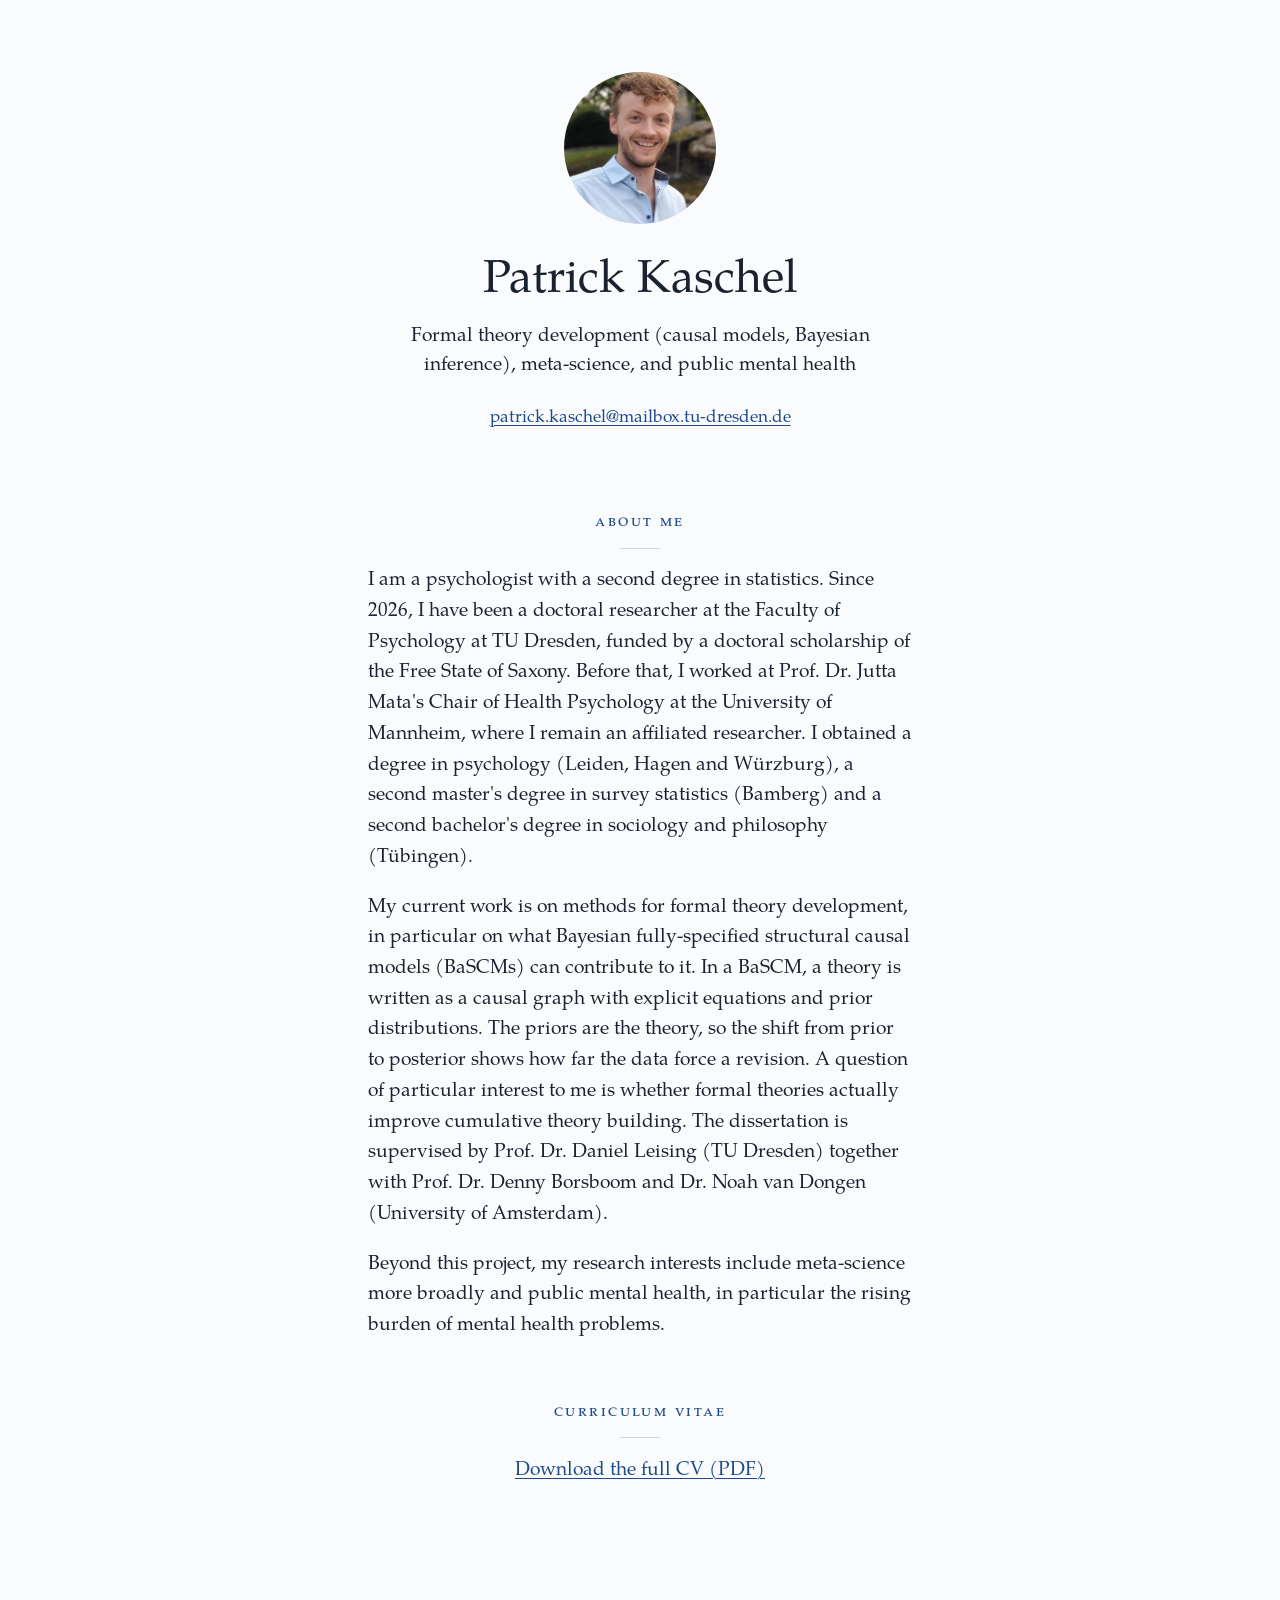
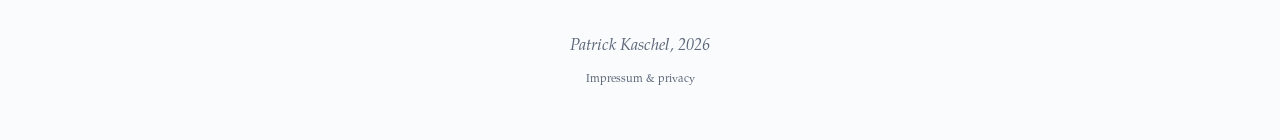
<file: index.html>
<!doctype html>
<html lang="en">
<head>
<meta charset="utf-8">
<meta name="viewport" content="width=device-width, initial-scale=1">
<title>Patrick Kaschel – Doctoral researcher in psychology, TU Dresden</title>
<meta name="description" content="Patrick Kaschel is a doctoral researcher in psychology at TU Dresden. He works on formal theory development (causal models, Bayesian inference), meta-science, and public mental health.">
<meta name="author" content="Patrick Kaschel">
<meta name="color-scheme" content="light">
<link rel="canonical" href="https://pskaschel.github.io/">
<meta property="og:type" content="profile">
<meta property="og:url" content="https://pskaschel.github.io/">
<meta property="og:image" content="https://pskaschel.github.io/photo.jpg">
<meta property="og:title" content="Patrick Kaschel – Doctoral researcher in psychology, TU Dresden">
<meta property="og:description" content="Formal theory development (causal models, Bayesian inference), meta-science, and public mental health.">
<!-- Small inline icon: the initial on an ink-blue ground -->
<link rel="icon" href="data:image/svg+xml,%3Csvg xmlns='http://www.w3.org/2000/svg' viewBox='0 0 32 32'%3E%3Crect width='32' height='32' rx='5' fill='%231f4a8a'/%3E%3Ctext x='16' y='23' text-anchor='middle' font-family='Palatino,Georgia,serif' font-size='20' fill='%23fafbfc'%3EK%3C/text%3E%3C/svg%3E">

<!-- Structured data so search engines connect this page to the person -->
<script type="application/ld+json">
{
  "@context": "https://schema.org",
  "@type": "Person",
  "name": "Patrick Kaschel",
  "url": "https://pskaschel.github.io/",
  "image": "https://pskaschel.github.io/photo.jpg",
  "jobTitle": "Doctoral researcher in psychology",
  "affiliation": [
    { "@type": "CollegeOrUniversity", "name": "TU Dresden" },
    { "@type": "CollegeOrUniversity", "name": "University of Mannheim" }
  ],
  "knowsAbout": ["Formal theory development", "Structural causal models", "Bayesian inference", "Meta-science", "Public mental health"]
}
</script>

<link rel="stylesheet" href="style.css">
</head>

<body>
<div class="page">

  <header class="intro">
    <div>
      <h1>Patrick Kaschel</h1>
      <p class="lede">Formal theory development (causal models, Bayesian inference), meta-science, and public mental health</p>
      <nav class="links" aria-label="Contact and documents">
        <a href="mailto:patrick.kaschel@mailbox.tu-dresden.de">patrick.kaschel@mailbox.tu-dresden.de</a>
        <!-- Google Scholar: add the profile URL and remove this comment
        <a href="https://scholar.google.com/citations?user=XXXX">Google Scholar</a>
        -->
      </nav>
    </div>
    <img class="portrait" src="photo.jpg" width="640" height="800" alt="Portrait of Patrick Kaschel">
  </header>

  <main>
    <section class="section" id="about">
      <h2>About me</h2>
      <div>
        <p>I am a psychologist with a second degree in statistics. Since 2026, I have been a doctoral researcher at the Faculty of Psychology at TU Dresden, funded by a doctoral scholarship of the Free State of Saxony. Before that, I worked at Prof. Dr. Jutta Mata's Chair of Health Psychology at the University of Mannheim, where I remain an affiliated researcher. I obtained a degree in psychology (Leiden, Hagen and Würzburg), a second master's degree in survey statistics (Bamberg) and a second bachelor's degree in sociology and philosophy (Tübingen).</p>
        <p>My current work is on methods for formal theory development, in particular on what Bayesian fully-specified structural causal models (BaSCMs) can contribute to it. In a BaSCM, a theory is written as a causal graph with explicit equations and prior distributions. The priors are the theory, so the shift from prior to posterior shows how far the data force a revision. A question of particular interest to me is whether formal theories actually improve cumulative theory building. The dissertation is supervised by Prof. Dr. Daniel Leising (TU Dresden) together with Prof. Dr. Denny Borsboom and Dr. Noah van Dongen (University of Amsterdam).</p>
        <p>Beyond this project, my research interests include meta-science more broadly and public mental health, in particular the rising burden of mental health problems.</p>
      </div>
    </section>

    <section class="section" id="cv">
      <h2>Curriculum vitae</h2>
      <div>
        <p class="centred"><a href="CV_Patrick_Kaschel.pdf">Download the full CV (PDF)</a></p>
      </div>
    </section>
  </main>

  <footer>
    <p class="name">Patrick Kaschel, 2026</p>
    <p><a href="legal.html">Impressum &amp; privacy</a></p>
  </footer>

</div>
</body>
</html>
</file>
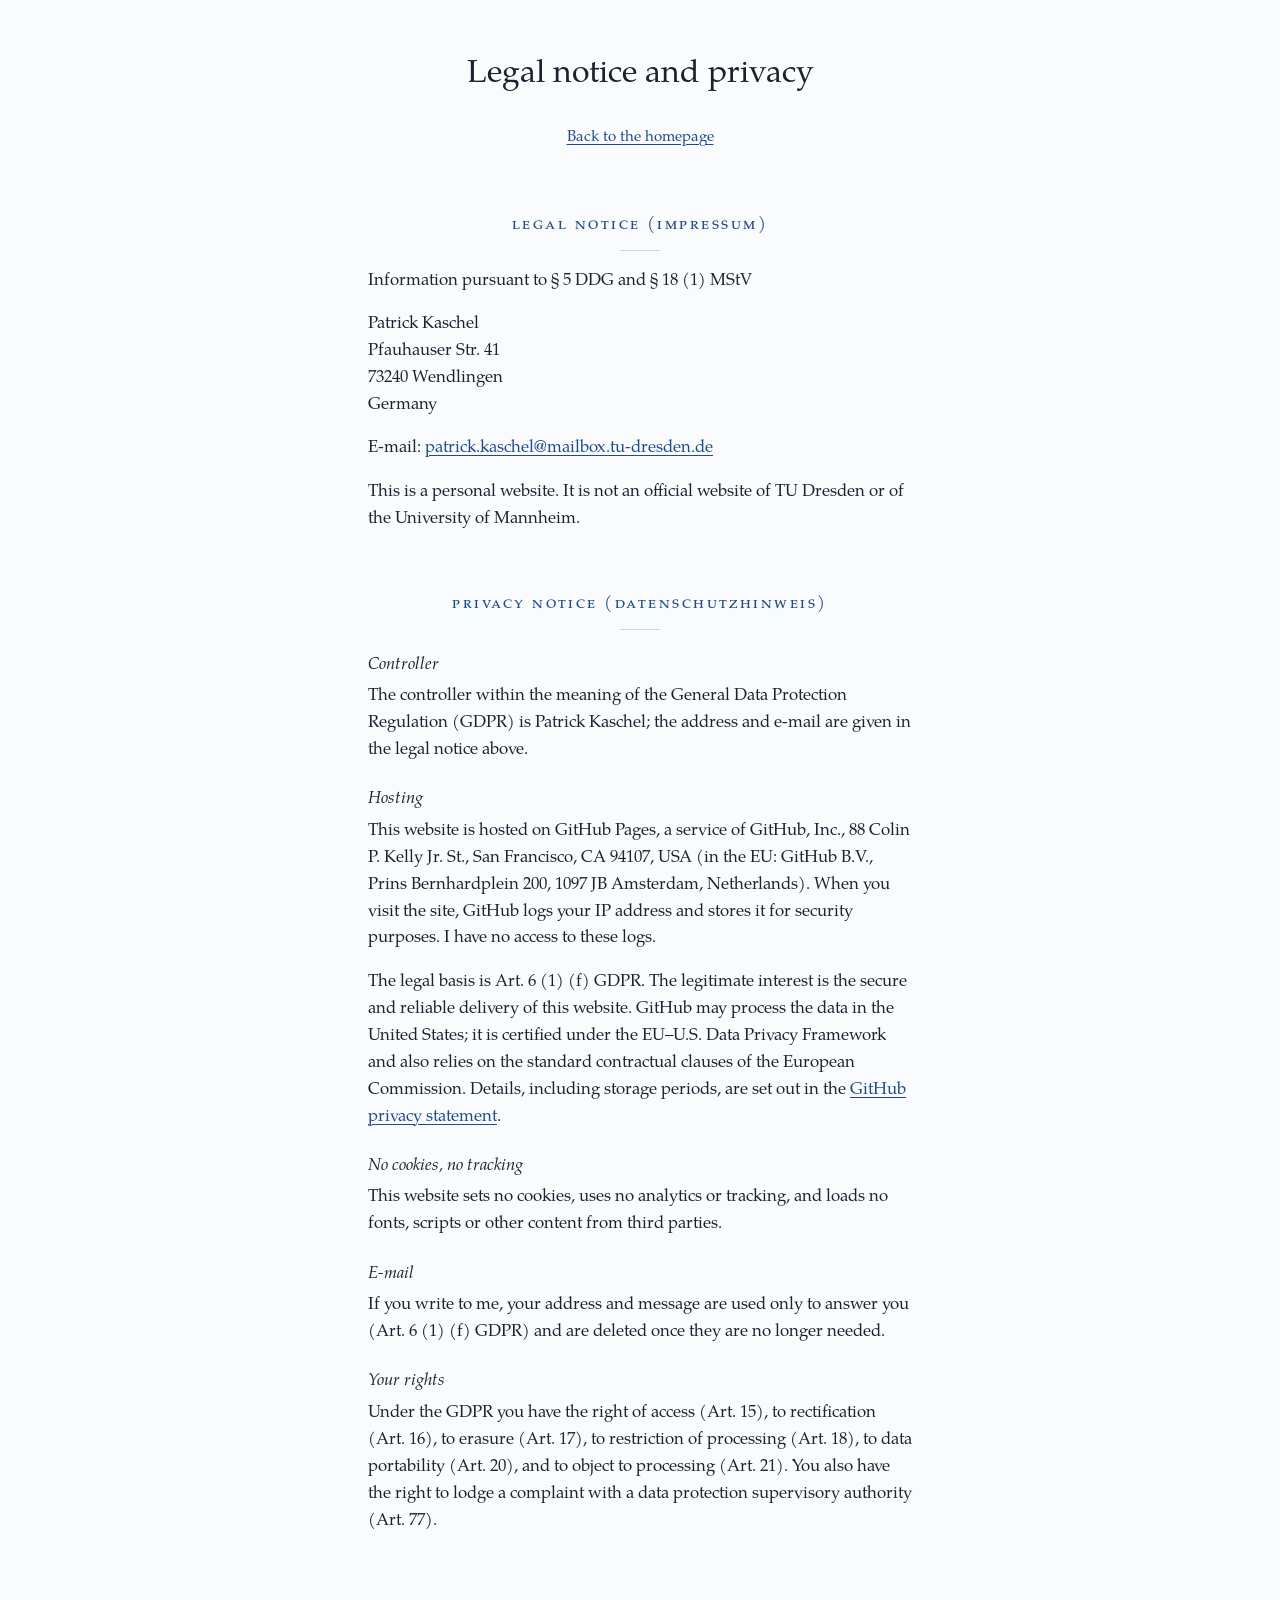
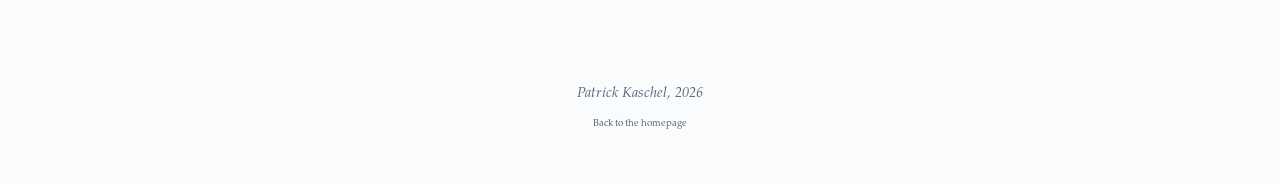
<file: legal.html>
<!doctype html>
<html lang="en">
<head>
<meta charset="utf-8">
<meta name="viewport" content="width=device-width, initial-scale=1">
<title>Legal notice and privacy – Patrick Kaschel</title>
<meta name="robots" content="noindex">   <!-- keeps this page (and the address) out of search results -->
<meta name="color-scheme" content="light">
<link rel="icon" href="data:image/svg+xml,%3Csvg xmlns='http://www.w3.org/2000/svg' viewBox='0 0 32 32'%3E%3Crect width='32' height='32' rx='5' fill='%231f4a8a'/%3E%3Ctext x='16' y='23' text-anchor='middle' font-family='Palatino,Georgia,serif' font-size='20' fill='%23fafbfc'%3EK%3C/text%3E%3C/svg%3E">
<link rel="stylesheet" href="style.css">
</head>

<body>
<div class="page legal">

  <h1>Legal notice and privacy</h1>
  <p class="back"><a href="./">Back to the homepage</a></p>

  <main>
    <section class="section" id="impressum">
      <h2>Legal notice (Impressum)</h2>
      <p>Information pursuant to § 5 DDG and § 18 (1) MStV</p>
      <address>
        Patrick Kaschel<br>
        Pfauhauser Str. 41<br>
        73240 Wendlingen<br>
        Germany
      </address>
      <p>E-mail: <a href="mailto:patrick.kaschel@mailbox.tu-dresden.de">patrick.kaschel@mailbox.tu-dresden.de</a></p>
      <p>This is a personal website. It is not an official website of TU Dresden or of the University of Mannheim.</p>
    </section>

    <section class="section" id="privacy">
      <h2>Privacy notice (Datenschutzhinweis)</h2>

      <h3>Controller</h3>
      <p>The controller within the meaning of the General Data Protection Regulation (GDPR) is Patrick Kaschel; the address and e-mail are given in the legal notice above.</p>

      <h3>Hosting</h3>
      <p>This website is hosted on GitHub Pages, a service of GitHub, Inc., 88 Colin P. Kelly Jr. St., San Francisco, CA 94107, USA (in the EU: GitHub B.V., Prins Bernhardplein 200, 1097 JB Amsterdam, Netherlands). When you visit the site, GitHub logs your IP address and stores it for security purposes. I have no access to these logs.</p>
      <p>The legal basis is Art. 6 (1) (f) GDPR. The legitimate interest is the secure and reliable delivery of this website. GitHub may process the data in the United States; it is certified under the EU–U.S. Data Privacy Framework and also relies on the standard contractual clauses of the European Commission. Details, including storage periods, are set out in the <a href="https://docs.github.com/en/site-policy/privacy-policies/github-general-privacy-statement" rel="noopener">GitHub privacy statement</a>.</p>

      <h3>No cookies, no tracking</h3>
      <p>This website sets no cookies, uses no analytics or tracking, and loads no fonts, scripts or other content from third parties.</p>

      <h3>E-mail</h3>
      <p>If you write to me, your address and message are used only to answer you (Art. 6 (1) (f) GDPR) and are deleted once they are no longer needed.</p>

      <h3>Your rights</h3>
      <p>Under the GDPR you have the right of access (Art. 15), to rectification (Art. 16), to erasure (Art. 17), to restriction of processing (Art. 18), to data portability (Art. 20), and to object to processing (Art. 21). You also have the right to lodge a complaint with a data protection supervisory authority (Art. 77).</p>
    </section>
  </main>

  <footer>
    <p class="name">Patrick Kaschel, 2026</p>
    <p><a href="./">Back to the homepage</a></p>
  </footer>

</div>
</body>
</html>
</file>
<file: style.css>
/* ---- Embedded typeface (TeX Gyre Pagella, Latin subset), so no request leaves the site ---- */
@font-face{font-family:"TeX Gyre Pagella";font-weight:400;font-style:normal;font-display:swap;src:url([data-uri]) format("woff")}
@font-face{font-family:"TeX Gyre Pagella";font-weight:400;font-style:italic;font-display:swap;src:url([data-uri]) format("woff")}


/* ---- Colours: cool white paper, blue-black ink, ink blue ---- */
:root {
  --bg: #fafbfc;      /* paper */
  --ink: #1a2230;     /* text */
  --muted: #5a6577;   /* secondary text */
  --accent: #1f4a8a;  /* ink blue: links and headings */
  --rule: #cdd4de;    /* fine lines */
}

*, *::before, *::after { box-sizing: border-box; }
html { -webkit-text-size-adjust: 100%; }
body {
  margin: 0;
  background: var(--bg);
  color: var(--ink);
  font-family: "TeX Gyre Pagella", "Palatino Linotype", Palatino, "Book Antiqua", Georgia, serif;
  font-size: 1.2rem;
  line-height: 1.6;
}
img { display: block; max-width: 100%; height: auto; }
p { margin: 0 0 1em; }
p:last-child { margin-bottom: 0; }
a { color: var(--accent); text-underline-offset: .18em; text-decoration-thickness: 1px; }
a:hover { text-decoration-thickness: 2px; }
a:focus-visible { outline: 2px solid currentColor; outline-offset: 3px; border-radius: 2px; }
::selection { background: var(--accent); color: var(--bg); }

.page { max-width: 37rem; margin: 0 auto; padding: 0 1.5rem; }

/* ---- Header: portrait, name, role, interests, links ---- */
.intro {
  display: flex;
  flex-direction: column-reverse;               /* portrait comes last in the markup but shows first */
  align-items: center;
  gap: 2rem;
  padding: 4.5rem 0 3rem;
  text-align: center;
}
.portrait { width: 9.5rem; aspect-ratio: 1; object-fit: cover; border-radius: 50%; background: var(--rule); }
.intro h1 { margin: 0 0 1rem; font-size: 2.9rem; font-weight: 400; line-height: 1.1; }
.lede { margin: 0 auto 1.5rem; max-width: 32rem; line-height: 1.5; }
.links { display: flex; flex-wrap: wrap; justify-content: center; gap: .5rem 1.5rem; font-size: .9em; }

/* ---- Sections: headings in spaced small capitals with a short rule underneath ---- */
.section { padding: 1.75rem 0; }
.section h2 { margin: 0 0 1.1rem; font-size: 1.1rem; font-weight: 400; font-variant-caps: all-small-caps; letter-spacing: .14em; text-align: center; color: var(--accent); }
.centred { text-align: center; }
.section h2::after { content: ""; display: block; width: 2.5rem; height: 1px; margin: .7rem auto 0; background: var(--rule); }

footer { padding: 7.5rem 0 3rem; text-align: center; font-size: .85em; color: var(--muted); }
footer p { margin: 0 0 .35rem; }
footer .name { font-style: italic; }
footer a { color: var(--muted); font-size: .68em; text-decoration: none; }   /* small, pale, no underline */
footer a:hover, footer a:focus-visible { text-decoration: underline; }       /* underline only on hover or keyboard focus */

/* ---- Legal notice and privacy page: plain left-aligned text ---- */
.legal { padding-top: 3.5rem; font-size: 1.05rem; }
.legal h1 { margin: 0 0 2rem; font-size: 2rem; font-weight: 400; line-height: 1.2; text-align: center; }
.legal h3 { margin: 1.4rem 0 .3rem; font-size: 1em; font-weight: 400; font-style: italic; }
.legal address { margin: 0 0 1em; font-style: normal; }
.legal .back { margin: 0 0 2rem; text-align: center; font-size: .9em; }
.missing { padding: .1em .4em; background: #ffe08a; color: #5a3b00; }   /* placeholder marker, must not go online */

/* ---- Small screens ---- */
@media (max-width: 40rem) {
  body { font-size: 1.08rem; }
  .page { padding: 0 1.25rem; }
  .intro { gap: 1.5rem; padding: 2.5rem 0 2rem; }
  .intro h1 { font-size: 2.2rem; }
  .portrait { width: 8rem; }
}
</file>
